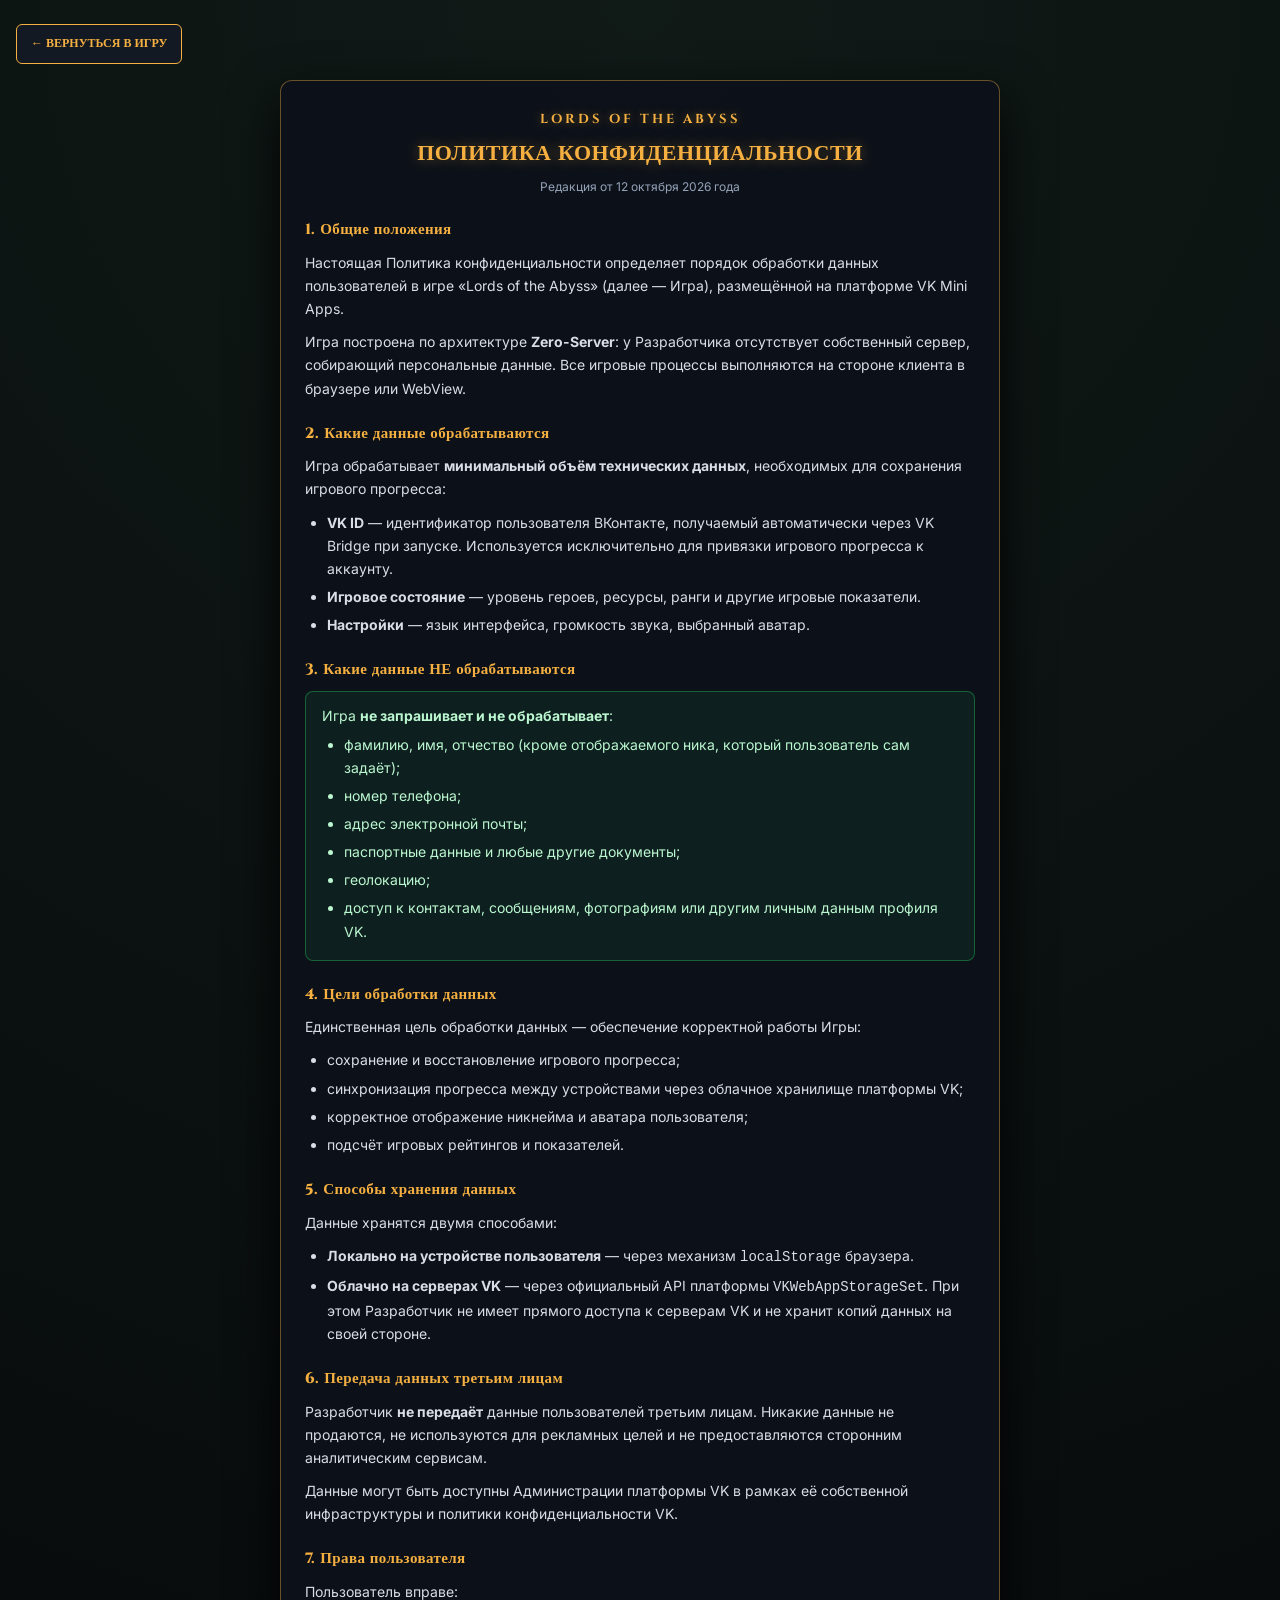
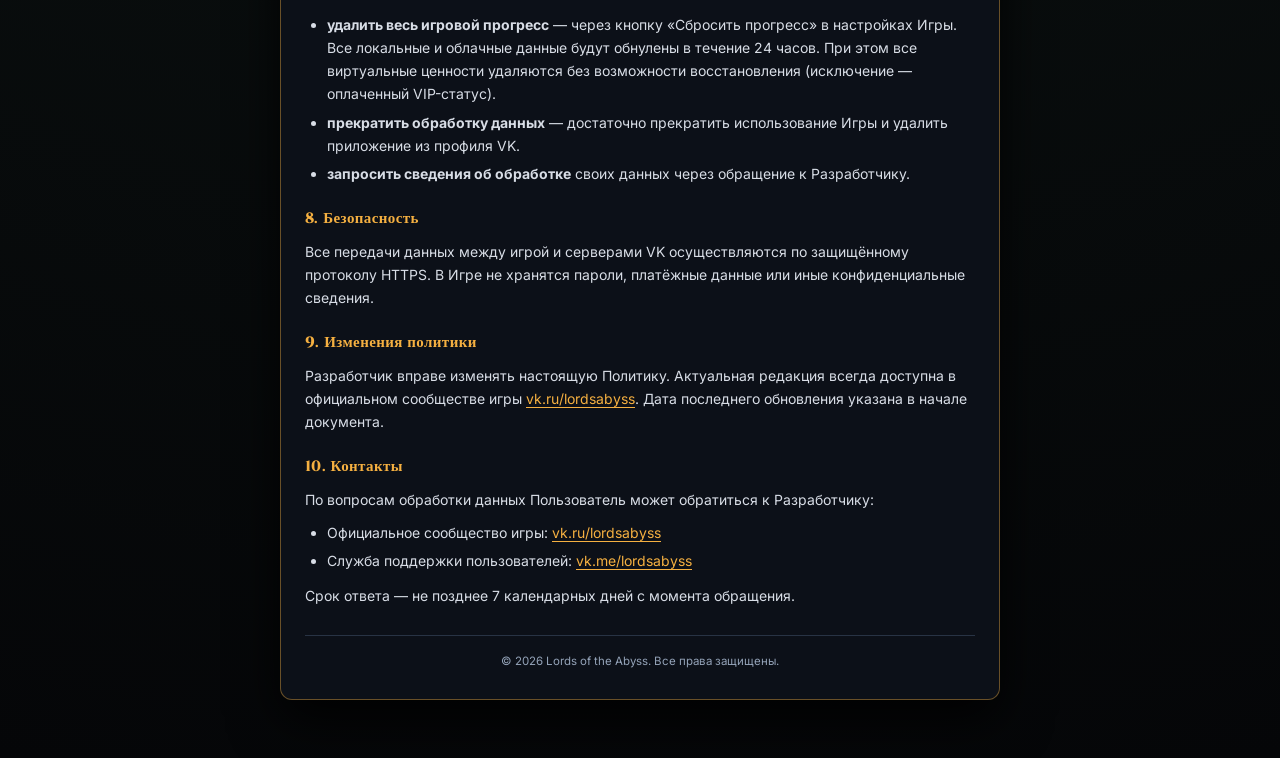
<file: privacy.html>
<!DOCTYPE html>
<html lang="ru">
<head>
<meta charset="UTF-8">
<meta name="viewport" content="width=device-width, initial-scale=1.0, viewport-fit=cover">
<title>Политика конфиденциальности — Lords of the Abyss</title>
<link rel="preconnect" href="https://fonts.googleapis.com">
<link rel="preconnect" href="https://fonts.gstatic.com" crossorigin>
<link href="https://fonts.googleapis.com/css2?family=Cinzel:wght@700;800;900&family=Inter:wght@400;500;600;700&display=swap" rel="stylesheet">
<style>
    :root { --gold: #f5b041; --gold-glow: rgba(245,176,65,0.4); --text-main: #f1f5f9; --text-muted: #94a3b8; --border: #283344; --green: #4ade80; }
    * { box-sizing: border-box; margin: 0; padding: 0; }
    html, body { background: #07090d; color: var(--text-main); font-family: 'Inter', sans-serif; font-size: 14px; line-height: 1.65; min-height: 100%; -webkit-text-size-adjust: 100%; }
    body { background: radial-gradient(circle at 50% 0%, #101a17 0%, #050608 100%); padding: 24px 16px 60px; }
    .legal-wrap { max-width: 720px; margin: 0 auto; background: rgba(13,17,26,0.94); border: 1.5px solid rgba(245,176,65,0.4); border-radius: 12px; padding: 28px 24px; box-shadow: 0 20px 50px rgba(0,0,0,0.85); }
    .legal-brand { text-align: center; font-family: 'Cinzel', serif; font-size: 13px; font-weight: 700; letter-spacing: 3px; color: var(--gold); margin-bottom: 6px; text-shadow: 0 0 10px var(--gold-glow); }
    h1 { font-family: 'Cinzel', serif; font-size: 22px; font-weight: 900; color: var(--gold); text-align: center; margin: 6px 0 4px; letter-spacing: 0.5px; text-shadow: 0 0 14px var(--gold-glow); }
    .legal-sub { text-align: center; font-size: 12px; color: var(--text-muted); margin-bottom: 22px; }
    h2 { font-family: 'Cinzel', serif; font-size: 15px; font-weight: 800; color: var(--gold); margin: 22px 0 8px; letter-spacing: 0.4px; }
    p { margin-bottom: 10px; color: #d8dde6; }
    ul { margin: 6px 0 12px 22px; }
    li { margin-bottom: 5px; color: #d8dde6; }
    a { color: var(--gold); text-decoration: underline; text-underline-offset: 3px; }
    a:hover { color: #fff; }
    .no-box { background: rgba(34,197,94,0.08); border: 1px solid rgba(34,197,94,0.4); border-radius: 8px; padding: 12px 16px; margin: 8px 0 14px; }
    .no-box li { color: #bbf7d0; }
    .legal-back { display: inline-flex; align-items: center; gap: 6px; background: rgba(20,26,36,0.95); border: 1.5px solid var(--gold); color: var(--gold); font-family: 'Cinzel', serif; font-size: 12px; font-weight: 800; padding: 9px 14px; border-radius: 6px; cursor: pointer; text-decoration: none; margin-bottom: 16px; transition: transform 0.08s ease, background 0.15s ease; }
    .legal-back:hover { background: var(--gold); color: #0b0f17; }
    .legal-back:active { transform: scale(0.95); }
    .legal-footer { margin-top: 28px; padding-top: 16px; border-top: 1px solid var(--border); text-align: center; font-size: 11.5px; color: var(--text-muted); }
    @media (max-width: 480px) { body { padding: 16px 10px 50px; } .legal-wrap { padding: 20px 16px; } h1 { font-size: 18px; } h2 { font-size: 14px; } p, li { font-size: 13px; } }
</style>
</head>
<body>
<a class="legal-back" href="https://vk.com/app54817477">← ВЕРНУТЬСЯ В ИГРУ</a>
<div class="legal-wrap">
    <div class="legal-brand">LORDS OF THE ABYSS</div>
    <h1>ПОЛИТИКА КОНФИДЕНЦИАЛЬНОСТИ</h1>
    <div class="legal-sub">Редакция от 12 октября 2026 года</div>

    <h2>1. Общие положения</h2>
    <p>Настоящая Политика конфиденциальности определяет порядок обработки данных пользователей в игре «Lords of the Abyss» (далее — Игра), размещённой на платформе VK Mini Apps.</p>
    <p>Игра построена по архитектуре <b>Zero-Server</b>: у Разработчика отсутствует собственный сервер, собирающий персональные данные. Все игровые процессы выполняются на стороне клиента в браузере или WebView.</p>

    <h2>2. Какие данные обрабатываются</h2>
    <p>Игра обрабатывает <b>минимальный объём технических данных</b>, необходимых для сохранения игрового прогресса:</p>
    <ul>
        <li><b>VK ID</b> — идентификатор пользователя ВКонтакте, получаемый автоматически через VK Bridge при запуске. Используется исключительно для привязки игрового прогресса к аккаунту.</li>
        <li><b>Игровое состояние</b> — уровень героев, ресурсы, ранги и другие игровые показатели.</li>
        <li><b>Настройки</b> — язык интерфейса, громкость звука, выбранный аватар.</li>
    </ul>

    <h2>3. Какие данные НЕ обрабатываются</h2>
    <div class="no-box">
        <p style="margin:0;color:#bbf7d0;">Игра <b>не запрашивает и не обрабатывает</b>:</p>
        <ul style="margin-bottom:0;">
            <li>фамилию, имя, отчество (кроме отображаемого ника, который пользователь сам задаёт);</li>
            <li>номер телефона;</li>
            <li>адрес электронной почты;</li>
            <li>паспортные данные и любые другие документы;</li>
            <li>геолокацию;</li>
            <li>доступ к контактам, сообщениям, фотографиям или другим личным данным профиля VK.</li>
        </ul>
    </div>

    <h2>4. Цели обработки данных</h2>
    <p>Единственная цель обработки данных — обеспечение корректной работы Игры:</p>
    <ul>
        <li>сохранение и восстановление игрового прогресса;</li>
        <li>синхронизация прогресса между устройствами через облачное хранилище платформы VK;</li>
        <li>корректное отображение никнейма и аватара пользователя;</li>
        <li>подсчёт игровых рейтингов и показателей.</li>
    </ul>

    <h2>5. Способы хранения данных</h2>
    <p>Данные хранятся двумя способами:</p>
    <ul>
        <li><b>Локально на устройстве пользователя</b> — через механизм <code>localStorage</code> браузера.</li>
        <li><b>Облачно на серверах VK</b> — через официальный API платформы <code>VKWebAppStorageSet</code>. При этом Разработчик не имеет прямого доступа к серверам VK и не хранит копий данных на своей стороне.</li>
    </ul>

    <h2>6. Передача данных третьим лицам</h2>
    <p>Разработчик <b>не передаёт</b> данные пользователей третьим лицам. Никакие данные не продаются, не используются для рекламных целей и не предоставляются сторонним аналитическим сервисам.</p>
    <p>Данные могут быть доступны Администрации платформы VK в рамках её собственной инфраструктуры и политики конфиденциальности VK.</p>

    <h2>7. Права пользователя</h2>
    <p>Пользователь вправе:</p>
    <ul>
        <li><b>удалить весь игровой прогресс</b> — через кнопку «Сбросить прогресс» в настройках Игры. Все локальные и облачные данные будут обнулены в течение 24 часов. При этом все виртуальные ценности удаляются без возможности восстановления (исключение — оплаченный VIP-статус).</li>
        <li><b>прекратить обработку данных</b> — достаточно прекратить использование Игры и удалить приложение из профиля VK.</li>
        <li><b>запросить сведения об обработке</b> своих данных через обращение к Разработчику.</li>
    </ul>

    <h2>8. Безопасность</h2>
    <p>Все передачи данных между игрой и серверами VK осуществляются по защищённому протоколу HTTPS. В Игре не хранятся пароли, платёжные данные или иные конфиденциальные сведения.</p>

    <h2>9. Изменения политики</h2>
    <p>Разработчик вправе изменять настоящую Политику. Актуальная редакция всегда доступна в официальном сообществе игры <a href="https://vk.ru/lordsabyss" target="_blank" rel="noopener">vk.ru/lordsabyss</a>. Дата последнего обновления указана в начале документа.</p>

    <h2>10. Контакты</h2>
    <p>По вопросам обработки данных Пользователь может обратиться к Разработчику:</p>
    <ul>
        <li>Официальное сообщество игры: <a href="https://vk.ru/lordsabyss" target="_blank" rel="noopener">vk.ru/lordsabyss</a></li>
        <li>Служба поддержки пользователей: <a href="https://vk.me/lordsabyss" target="_blank" rel="noopener">vk.me/lordsabyss</a></li>
    </ul>
    <p>Срок ответа — не позднее 7 календарных дней с момента обращения.</p>

    <div class="legal-footer">© 2026 Lords of the Abyss. Все права защищены.</div>
</div>
</body>
</html>
</file>
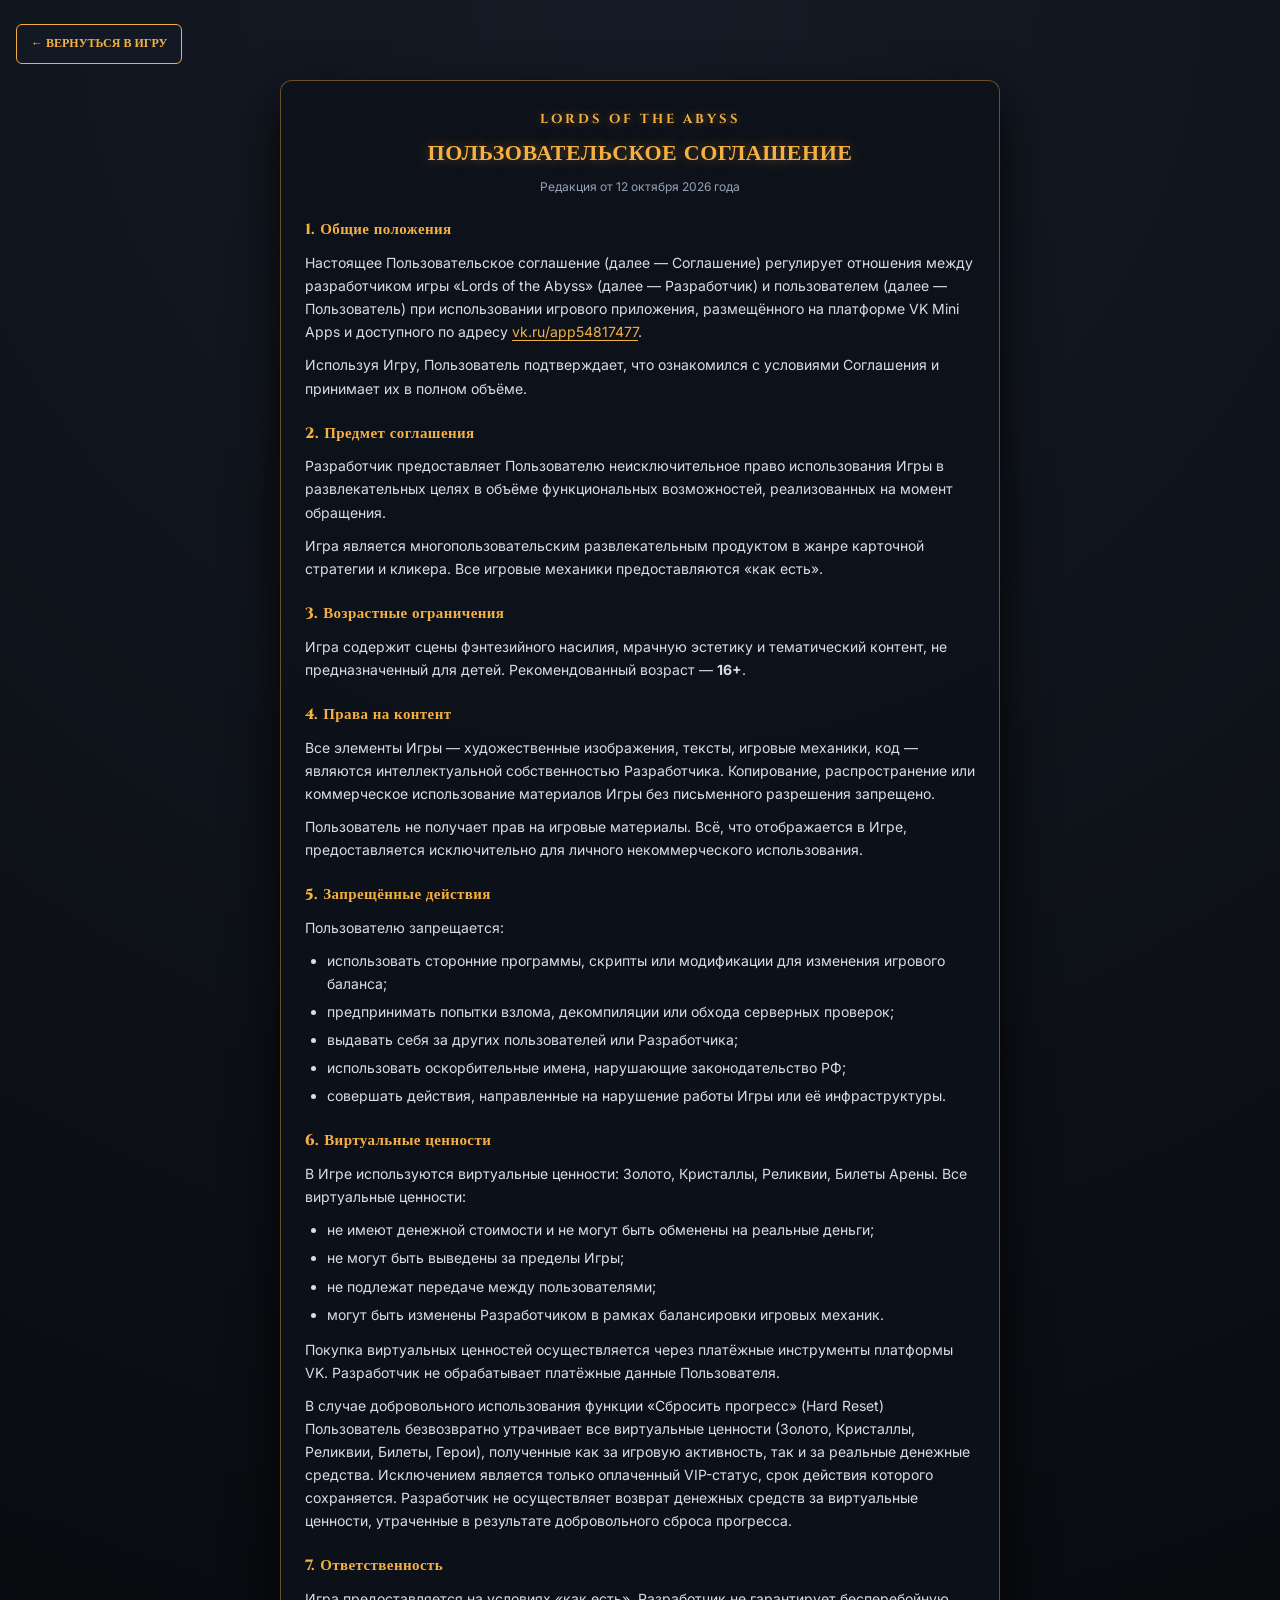
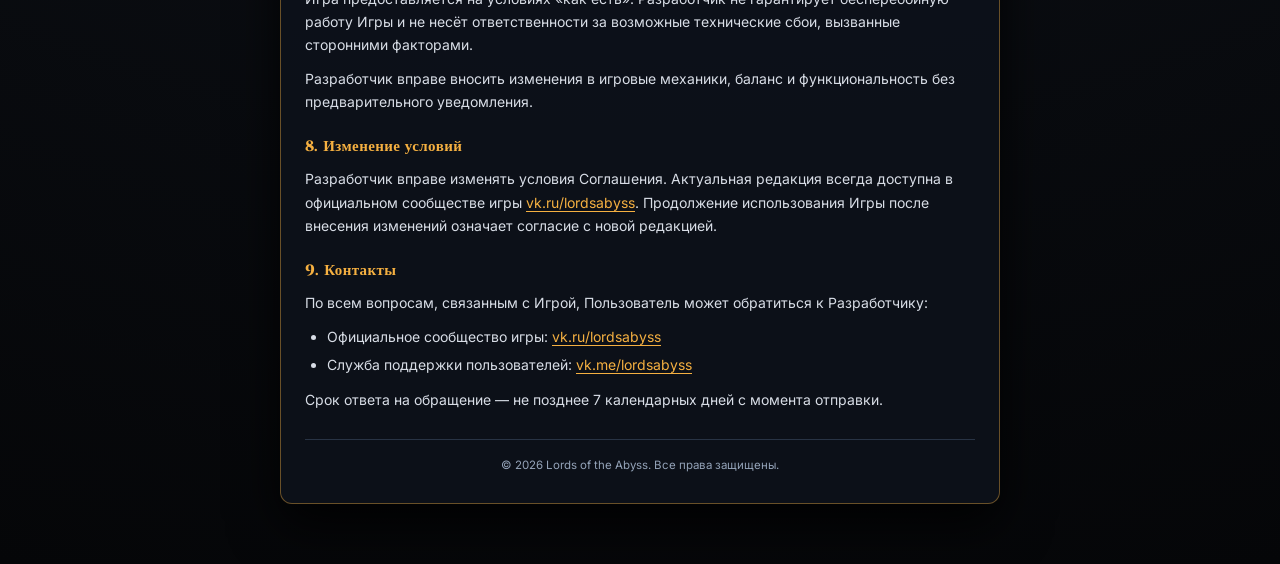
<file: terms.html>
<!DOCTYPE html>
<html lang="ru">
<head>
<meta charset="UTF-8">
<meta name="viewport" content="width=device-width, initial-scale=1.0, viewport-fit=cover">
<title>Пользовательское соглашение — Lords of the Abyss</title>
<link rel="preconnect" href="https://fonts.googleapis.com">
<link rel="preconnect" href="https://fonts.gstatic.com" crossorigin>
<link href="https://fonts.googleapis.com/css2?family=Cinzel:wght@700;800;900&family=Inter:wght@400;500;600;700&display=swap" rel="stylesheet">
<style>
    :root { --gold: #f5b041; --gold-glow: rgba(245,176,65,0.4); --text-main: #f1f5f9; --text-muted: #94a3b8; --border: #283344; }
    * { box-sizing: border-box; margin: 0; padding: 0; }
    html, body { background: #07090d; color: var(--text-main); font-family: 'Inter', sans-serif; font-size: 14px; line-height: 1.65; min-height: 100%; -webkit-text-size-adjust: 100%; }
    body { background: radial-gradient(circle at 50% 0%, #151b26 0%, #050608 100%); padding: 24px 16px 60px; }
    .legal-wrap { max-width: 720px; margin: 0 auto; background: rgba(13,17,26,0.94); border: 1.5px solid rgba(245,176,65,0.4); border-radius: 12px; padding: 28px 24px; box-shadow: 0 20px 50px rgba(0,0,0,0.85); }
    .legal-brand { text-align: center; font-family: 'Cinzel', serif; font-size: 13px; font-weight: 700; letter-spacing: 3px; color: var(--gold); margin-bottom: 6px; text-shadow: 0 0 10px var(--gold-glow); }
    h1 { font-family: 'Cinzel', serif; font-size: 22px; font-weight: 900; color: var(--gold); text-align: center; margin: 6px 0 4px; letter-spacing: 0.5px; text-shadow: 0 0 14px var(--gold-glow); }
    .legal-sub { text-align: center; font-size: 12px; color: var(--text-muted); margin-bottom: 22px; }
    h2 { font-family: 'Cinzel', serif; font-size: 15px; font-weight: 800; color: var(--gold); margin: 22px 0 8px; letter-spacing: 0.4px; }
    p { margin-bottom: 10px; color: #d8dde6; }
    ul { margin: 6px 0 12px 22px; }
    li { margin-bottom: 5px; color: #d8dde6; }
    a { color: var(--gold); text-decoration: underline; text-underline-offset: 3px; }
    a:hover { color: #fff; }
    .legal-back { display: inline-flex; align-items: center; gap: 6px; background: rgba(20,26,36,0.95); border: 1.5px solid var(--gold); color: var(--gold); font-family: 'Cinzel', serif; font-size: 12px; font-weight: 800; padding: 9px 14px; border-radius: 6px; cursor: pointer; text-decoration: none; margin-bottom: 16px; transition: transform 0.08s ease, background 0.15s ease; }
    .legal-back:hover { background: var(--gold); color: #0b0f17; }
    .legal-back:active { transform: scale(0.95); }
    .legal-footer { margin-top: 28px; padding-top: 16px; border-top: 1px solid var(--border); text-align: center; font-size: 11.5px; color: var(--text-muted); }
    @media (max-width: 480px) { body { padding: 16px 10px 50px; } .legal-wrap { padding: 20px 16px; } h1 { font-size: 18px; } h2 { font-size: 14px; } p, li { font-size: 13px; } }
</style>
</head>
<body>
<a class="legal-back" href="https://vk.com/app54817477">← ВЕРНУТЬСЯ В ИГРУ</a>
<div class="legal-wrap">
    <div class="legal-brand">LORDS OF THE ABYSS</div>
    <h1>ПОЛЬЗОВАТЕЛЬСКОЕ СОГЛАШЕНИЕ</h1>
    <div class="legal-sub">Редакция от 12 октября 2026 года</div>

    <h2>1. Общие положения</h2>
    <p>Настоящее Пользовательское соглашение (далее — Соглашение) регулирует отношения между разработчиком игры «Lords of the Abyss» (далее — Разработчик) и пользователем (далее — Пользователь) при использовании игрового приложения, размещённого на платформе VK Mini Apps и доступного по адресу <a href="https://vk.ru/app54817477" target="_blank" rel="noopener">vk.ru/app54817477</a>.</p>
    <p>Используя Игру, Пользователь подтверждает, что ознакомился с условиями Соглашения и принимает их в полном объёме.</p>

    <h2>2. Предмет соглашения</h2>
    <p>Разработчик предоставляет Пользователю неисключительное право использования Игры в развлекательных целях в объёме функциональных возможностей, реализованных на момент обращения.</p>
    <p>Игра является многопользовательским развлекательным продуктом в жанре карточной стратегии и кликера. Все игровые механики предоставляются «как есть».</p>

    <h2>3. Возрастные ограничения</h2>
    <p>Игра содержит сцены фэнтезийного насилия, мрачную эстетику и тематический контент, не предназначенный для детей. Рекомендованный возраст — <b>16+</b>.</p>

    <h2>4. Права на контент</h2>
    <p>Все элементы Игры — художественные изображения, тексты, игровые механики, код — являются интеллектуальной собственностью Разработчика. Копирование, распространение или коммерческое использование материалов Игры без письменного разрешения запрещено.</p>
    <p>Пользователь не получает прав на игровые материалы. Всё, что отображается в Игре, предоставляется исключительно для личного некоммерческого использования.</p>

    <h2>5. Запрещённые действия</h2>
    <p>Пользователю запрещается:</p>
    <ul>
        <li>использовать сторонние программы, скрипты или модификации для изменения игрового баланса;</li>
        <li>предпринимать попытки взлома, декомпиляции или обхода серверных проверок;</li>
        <li>выдавать себя за других пользователей или Разработчика;</li>
        <li>использовать оскорбительные имена, нарушающие законодательство РФ;</li>
        <li>совершать действия, направленные на нарушение работы Игры или её инфраструктуры.</li>
    </ul>

    <h2>6. Виртуальные ценности</h2>
    <p>В Игре используются виртуальные ценности: Золото, Кристаллы, Реликвии, Билеты Арены. Все виртуальные ценности:</p>
    <ul>
        <li>не имеют денежной стоимости и не могут быть обменены на реальные деньги;</li>
        <li>не могут быть выведены за пределы Игры;</li>
        <li>не подлежат передаче между пользователями;</li>
        <li>могут быть изменены Разработчиком в рамках балансировки игровых механик.</li>
    </ul>
    <p>Покупка виртуальных ценностей осуществляется через платёжные инструменты платформы VK. Разработчик не обрабатывает платёжные данные Пользователя.</p>
    <p>В случае добровольного использования функции «Сбросить прогресс» (Hard Reset) Пользователь безвозвратно утрачивает все виртуальные ценности (Золото, Кристаллы, Реликвии, Билеты, Герои), полученные как за игровую активность, так и за реальные денежные средства. Исключением является только оплаченный VIP-статус, срок действия которого сохраняется. Разработчик не осуществляет возврат денежных средств за виртуальные ценности, утраченные в результате добровольного сброса прогресса.</p>

    <h2>7. Ответственность</h2>
    <p>Игра предоставляется на условиях «как есть». Разработчик не гарантирует бесперебойную работу Игры и не несёт ответственности за возможные технические сбои, вызванные сторонними факторами.</p>
    <p>Разработчик вправе вносить изменения в игровые механики, баланс и функциональность без предварительного уведомления.</p>

    <h2>8. Изменение условий</h2>
    <p>Разработчик вправе изменять условия Соглашения. Актуальная редакция всегда доступна в официальном сообществе игры <a href="https://vk.ru/lordsabyss" target="_blank" rel="noopener">vk.ru/lordsabyss</a>. Продолжение использования Игры после внесения изменений означает согласие с новой редакцией.</p>

    <h2>9. Контакты</h2>
    <p>По всем вопросам, связанным с Игрой, Пользователь может обратиться к Разработчику:</p>
    <ul>
        <li>Официальное сообщество игры: <a href="https://vk.ru/lordsabyss" target="_blank" rel="noopener">vk.ru/lordsabyss</a></li>
        <li>Служба поддержки пользователей: <a href="https://vk.me/lordsabyss" target="_blank" rel="noopener">vk.me/lordsabyss</a></li>
    </ul>
    <p>Срок ответа на обращение — не позднее 7 календарных дней с момента отправки.</p>

    <div class="legal-footer">© 2026 Lords of the Abyss. Все права защищены.</div>
</div>
</body>
</html>
</file>
